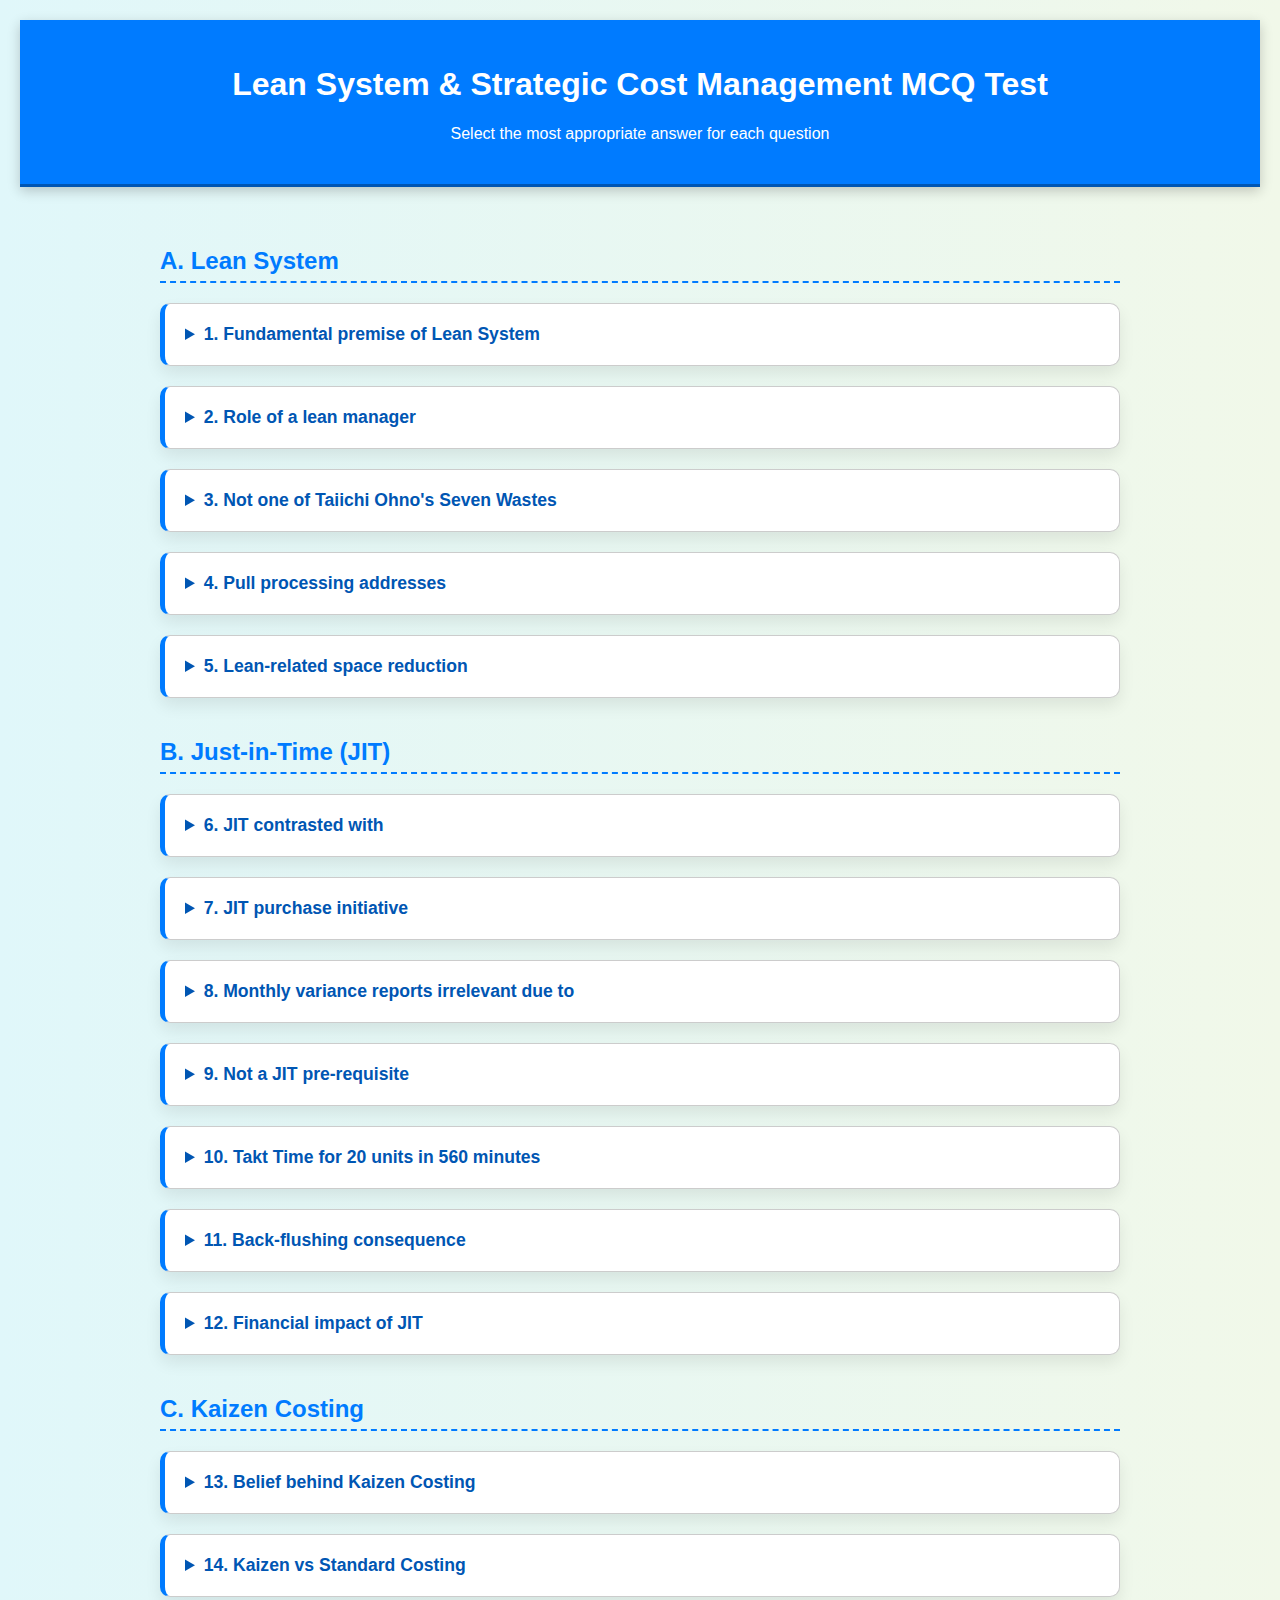
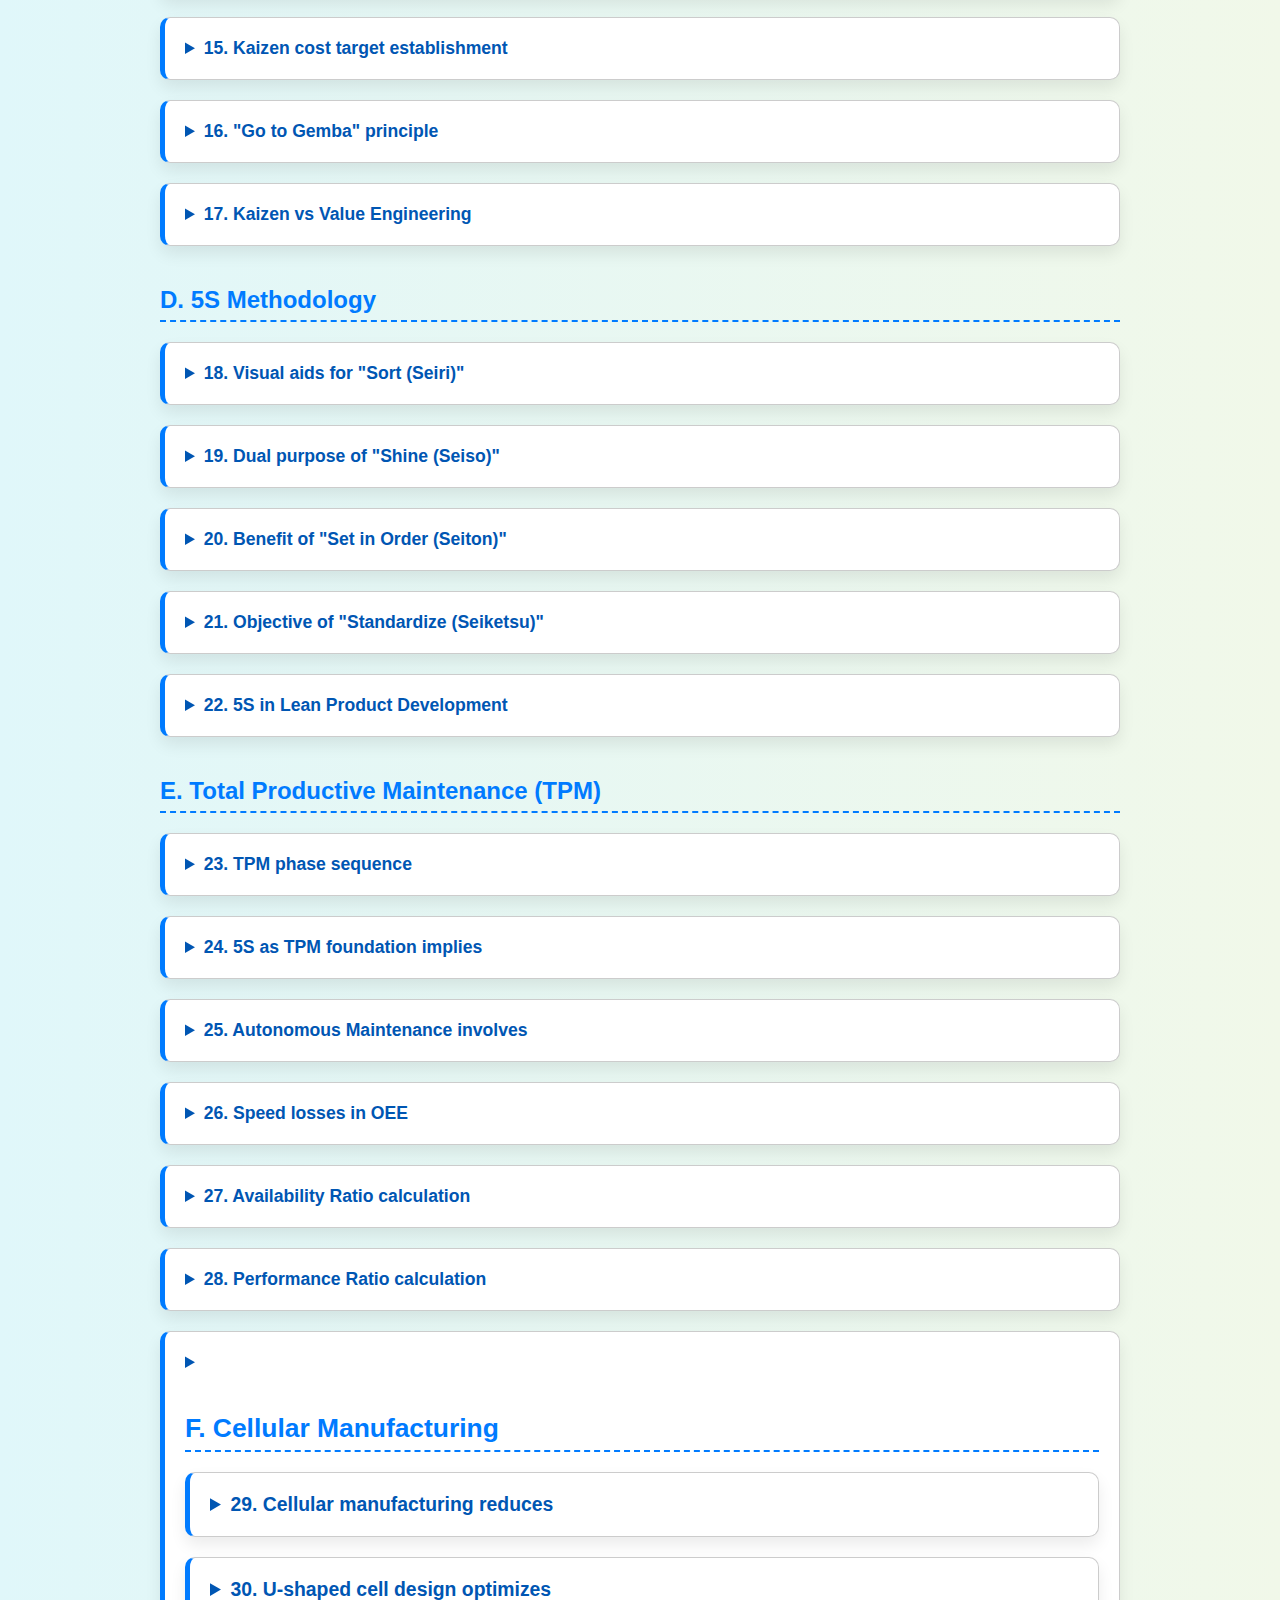
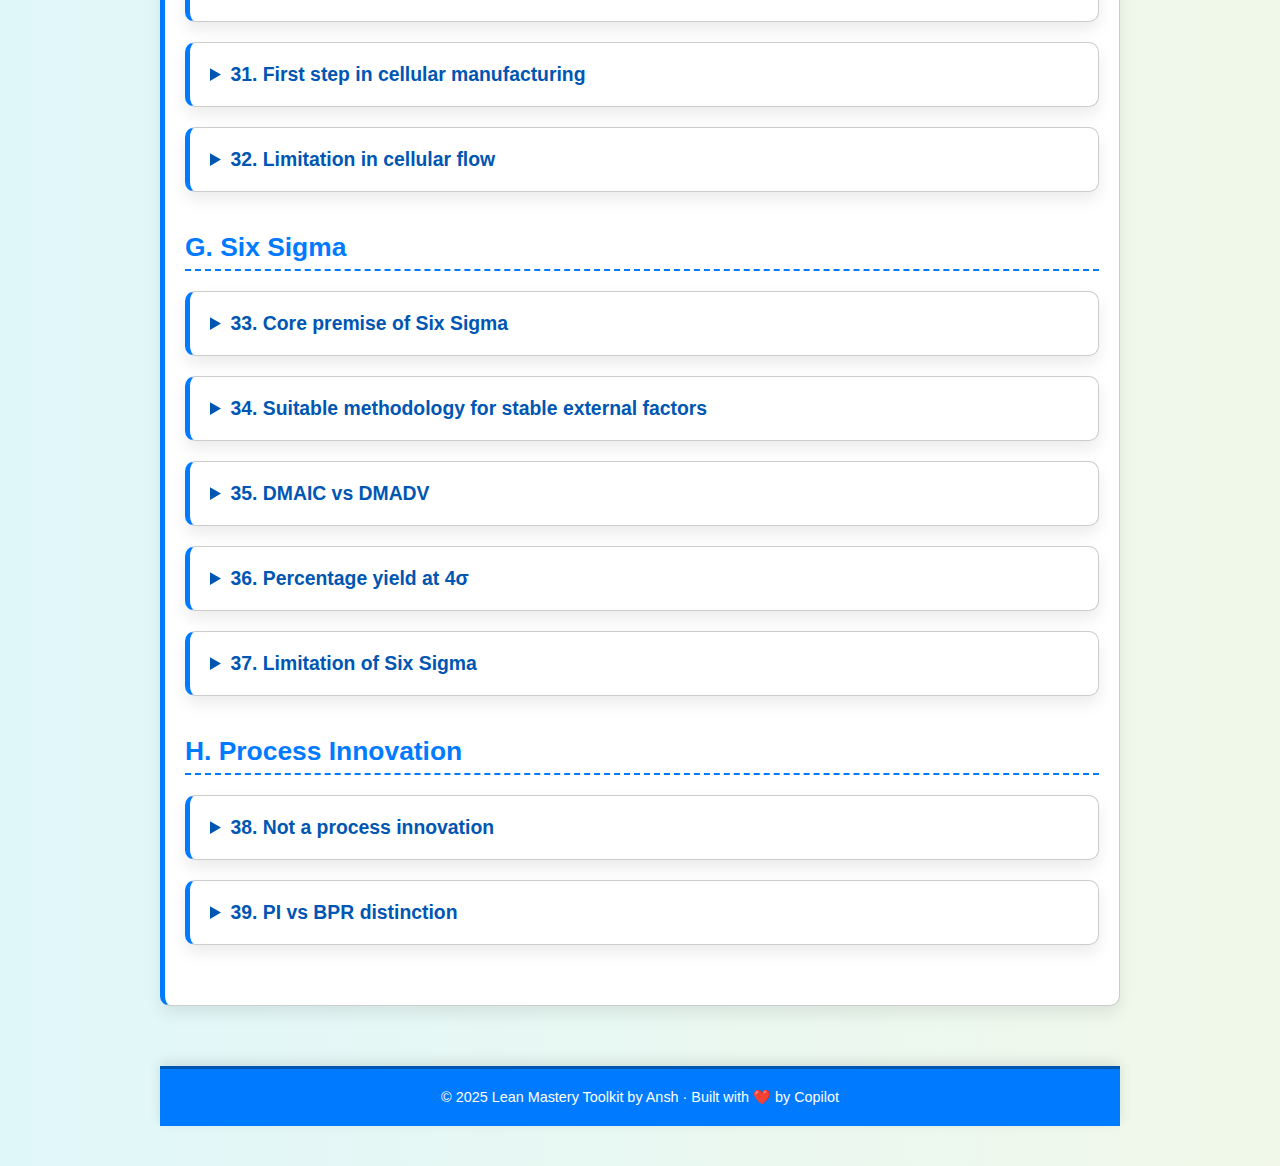
<file: Index.html>
<!-- Due to character limits, this full code is too large to fit in one message.
I'll split it into a sequence of linked messages so you can copy each part in order. Let's begin with Part 1/3 below. -->

<!-- 💻 PART 1/3: Page Setup, Header, Section A: Lean System, Section B: Just-in-Time (JIT) -->

<!DOCTYPE html>
<html lang="en">
<head>
  <meta name="viewport" content="width=device-width, initial-scale=1.0">
  <title>Lean System & Strategic Cost Management MCQ Test</title>
  <style>
  body {
    font-family: 'Segoe UI', sans-serif;
    margin: 0;
    padding: 20px;
    background: linear-gradient(to right, #e0f7fa, #f1f8e9);
    color: #333;
    transition: background 0.5s ease;
  }

  header {
    background-color: #007bff;
    color: white;
    padding: 25px;
    text-align: center;
    box-shadow: 0 4px 12px rgba(0,0,0,0.2);
    border-bottom: 3px solid #0056b3;
  }

  .container {
  max-width: 960px;
  margin: auto;
  padding: 20px;
}
@media screen and (max-width: 600px) {
  body {
    padding: 10px;
  }
  .container {
    padding: 0 10px;
  }
  .section h2 {
    font-size: 1.2em;
  }
  summary {
    font-size: 1em;
  }
  details {
    padding: 12px;
  }
  label {
    font-size: 0.95em;
  }
}


  .section {
    margin: 40px 0;
  }

  .section h2 {
    color: #007bff;
    border-bottom: 2px dashed #007bff;
    padding-bottom: 6px;
    margin-bottom: 20px;
    font-size: 1.5em;
  }

  details {
    margin-top: 20px;
    background-color: #ffffff;
    border: 1px solid #ccc;
    border-left: 5px solid #007bff;
    padding: 20px;
    border-radius: 10px;
    box-shadow: 0 8px 16px rgba(0,0,0,0.08);
    transition: box-shadow 0.3s ease;
  }

  details:hover {
    box-shadow: 0 12px 24px rgba(0,0,0,0.15);
  }

  summary {
    font-weight: 600;
    font-size: 1.1em;
    cursor: pointer;
    color: #0056b3;
    transition: color 0.3s ease;
  }

  summary:hover {
    color: #003f8a;
  }

  label {
    display: block;
    margin: 10px 0;
    padding-left: 15px;
    transition: background 0.2s ease;
  }

  label:hover {
    background-color: #f0f8ff;
  }

  input[type="radio"] {
    margin-right: 8px;
    accent-color: #007bff;
  }

  footer {
    text-align: center;
    margin-top: 60px;
    padding: 20px;
    background: #007bff;
    color: white;
    font-size: 0.9em;
    box-shadow: 0 -4px 12px rgba(0,0,0,0.1);
    border-top: 3px solid #0056b3;
  }

  @media screen and (max-width: 600px) {
    body {
      padding: 10px;
    }

    .container {
      padding: 0 10px;
    }

    .section h2 {
      font-size: 1.2em;
    }

    summary {
      font-size: 1em;
    }
  }
</style>

</head>
<body>
  <header>
    <h1>Lean System & Strategic Cost Management MCQ Test</h1>
    <p>Select the most appropriate answer for each question</p>
  </header>

  <div class="container">

    <div class="section">
      <h2>A. Lean System</h2>

      <details><summary>1. Fundamental premise of Lean System</summary>
        <label><input type="radio" name="q1"> a) Maximize resource utilization even with inventory build-up</label>
        <label><input type="radio" name="q1"> b) Reduce process waste, maximize customer value</label>
        <label><input type="radio" name="q1"> c) Radical one-off changes for efficiency</label>
        <label><input type="radio" name="q1"> d) Centralize decision-making for consistent output</label>
      </details>

      <details><summary>2. Role of a lean manager</summary>
        <label><input type="radio" name="q2"> a) Implement a push system</label>
        <label><input type="radio" name="q2"> b) Increase activity speed regardless of value</label>
        <label><input type="radio" name="q2"> c) Eliminate non-value-added tasks</label>
        <label><input type="radio" name="q2"> d) Focus on labor cost reduction</label>
      </details>

      <details><summary>3. Not one of Taiichi Ohno's Seven Wastes</summary>
        <label><input type="radio" name="q3"> a) Over-processing</label>
        <label><input type="radio" name="q3"> b) Under-utilization of talent</label>
        <label><input type="radio" name="q3"> c) Defects</label>
        <label><input type="radio" name="q3"> d) Waiting</label>
      </details>

      <details><summary>4. Pull processing addresses</summary>
        <label><input type="radio" name="q4"> a) Motion and Transportation</label>
        <label><input type="radio" name="q4"> b) Defects and Waiting</label>
        <label><input type="radio" name="q4"> c) Overproduction and Inventory</label>
        <label><input type="radio" name="q4"> d) Over-processing and Talent</label>
      </details>

      <details><summary>5. Lean-related space reduction</summary>
        <label><input type="radio" name="q5"> a) Outsourcing non-core tasks</label>
        <label><input type="radio" name="q5"> b) Manufacturing cells with fewer motions</label>
        <label><input type="radio" name="q5"> c) Increased activities in value stream</label>
        <label><input type="radio" name="q5"> d) Large automated machines</label>
      </details>
    </div>

    <div class="section">
      <h2>B. Just-in-Time (JIT)</h2>

      <details><summary>6. JIT contrasted with</summary>
        <label><input type="radio" name="q6"> a) Kanban system</label>
        <label><input type="radio" name="q6"> b) Push system</label>
        <label><input type="radio" name="q6"> c) Cellular manufacturing</label>
        <label><input type="radio" name="q6"> d) TQM system</label>
      </details>

      <details><summary>7. JIT purchase initiative</summary>
        <label><input type="radio" name="q7"> a) Broad supplier base</label>
        <label><input type="radio" name="q7"> b) Central warehouse inspection</label>
        <label><input type="radio" name="q7"> c) Electronic Data Interchange system</label>
        <label><input type="radio" name="q7"> d) Price negotiation only</label>
      </details>

      <details><summary>8. Monthly variance reports irrelevant due to</summary>
        <label><input type="radio" name="q8"> a) Monthly supplier payments</label>
        <label><input type="radio" name="q8"> b) Empowered production staff</label>
        <label><input type="radio" name="q8"> c) Back-flushing implementation</label>
        <label><input type="radio" name="q8"> d) Less product variety</label>
      </details>

      <details><summary>9. Not a JIT pre-requisite</summary>
        <label><input type="radio" name="q9"> a) Predictable demand</label>
        <label><input type="radio" name="q9"> b) TQM</label>
        <label><input type="radio" name="q9"> c) Broad supplier base</label>
        <label><input type="radio" name="q9"> d) Efficient info systems</label>
      </details>

      <details><summary>10. Takt Time for 20 units in 560 minutes</summary>
        <label><input type="radio" name="q10"> a) 30 minutes/unit</label>
        <label><input type="radio" name="q10"> b) 28 minutes/unit</label>
        <label><input type="radio" name="q10"> c) 32 minutes/unit</label>
        <label><input type="radio" name="q10"> d) 26 minutes/unit</label>
      </details>

      <details><summary>11. Back-flushing consequence</summary>
        <label><input type="radio" name="q11"> a) Better lot tracing</label>
        <label><input type="radio" name="q11"> b) Less reliance on trained staff</label>
        <label><input type="radio" name="q11"> c) Inventory inaccuracies from scrap</label>
        <label><input type="radio" name="q11"> d) Detailed daily invoices</label>
      </details>

      <details><summary>12. Financial impact of JIT</summary>
        <label><input type="radio" name="q12"> a) Always net financial loss</label>
        <label><input type="radio" name="q12"> b) Overtime beneficial if sales contribution exceeds cost</label>
        <label><input type="radio" name="q12"> c) Warehouse rental is sole determinant</label>
        <label><input type="radio" name="q12"> d) ROI unaffected by JIT</label>
      </details>
    </div>
    <div class="section">
      <h2>C. Kaizen Costing</h2>

      <details><summary>13. Belief behind Kaizen Costing</summary>
        <label><input type="radio" name="q13"> a) Maintain cost standards rigorously</label>
        <label><input type="radio" name="q13"> b) Radical process re-engineering</label>
        <label><input type="radio" name="q13"> c) Continuous small improvements</label>
        <label><input type="radio" name="q13"> d) Compare actuals to fixed budgets</label>
      </details>

      <details><summary>14. Kaizen vs Standard Costing</summary>
        <label><input type="radio" name="q14"> a) Kaizen = control, Standard = reduction</label>
        <label><input type="radio" name="q14"> b) Kaizen = current conditions, Standard = improvement</label>
        <label><input type="radio" name="q14"> c) Kaizen = short-term target, Standard = long-term standards</label>
        <label><input type="radio" name="q14"> d) Kaizen = variance analysis, Standard = gap analysis</label>
      </details>

      <details><summary>15. Kaizen cost target establishment</summary>
        <label><input type="radio" name="q15"> a) Top-down from finance</label>
        <label><input type="radio" name="q15"> b) Bottom-up from workforce</label>
        <label><input type="radio" name="q15"> c) Benchmarking industry best</label>
        <label><input type="radio" name="q15"> d) Zero variance from prior period</label>
      </details>

      <details><summary>16. "Go to Gemba" principle</summary>
        <label><input type="radio" name="q16"> a) Centralize decisions</label>
        <label><input type="radio" name="q16"> b) Use statistical data only</label>
        <label><input type="radio" name="q16"> c) Visit actual place of value creation</label>
        <label><input type="radio" name="q16"> d) Let employees set targets</label>
      </details>

      <details><summary>17. Kaizen vs Value Engineering</summary>
        <label><input type="radio" name="q17"> a) Replace VE with new method</label>
        <label><input type="radio" name="q17"> b) Focus on radical changes</label>
        <label><input type="radio" name="q17"> c) Repeat VE steps for incremental savings</label>
        <label><input type="radio" name="q17"> d) Prioritize short-term profits</label>
      </details>
    </div>

    <div class="section">
      <h2>D. 5S Methodology</h2>

      <details><summary>18. Visual aids for "Sort (Seiri)"</summary>
        <label><input type="radio" name="q18"> a) Kanban cards</label>
        <label><input type="radio" name="q18"> b) Red and yellow tags</label>
        <label><input type="radio" name="q18"> c) OEE charts</label>
        <label><input type="radio" name="q18"> d) DMAIC charters</label>
      </details>

      <details><summary>19. Dual purpose of "Shine (Seiso)"</summary>
        <label><input type="radio" name="q19"> a) New product opportunities</label>
        <label><input type="radio" name="q19"> b) Inspection of machines/tools</label>
        <label><input type="radio" name="q19"> c) Standardize procedures</label>
        <label><input type="radio" name="q19"> d) Autonomous maintenance</label>
      </details>

      <details><summary>20. Benefit of "Set in Order (Seiton)"</summary>
        <label><input type="radio" name="q20"> a) Reduce unnecessary items</label>
        <label><input type="radio" name="q20"> b) Prevent defects</label>
        <label><input type="radio" name="q20"> c) Save search time, reduce motion waste</label>
        <label><input type="radio" name="q20"> d) Cross-train employees</label>
      </details>

      <details><summary>21. Objective of "Standardize (Seiketsu)"</summary>
        <label><input type="radio" name="q21"> a) Daily monitoring and audits</label>
        <label><input type="radio" name="q21"> b) Make 5S habitual via SOPs</label>
        <label><input type="radio" name="q21"> c) Eliminate non-value-added activities</label>
        <label><input type="radio" name="q21"> d) Improve standards incrementally</label>
      </details>

      <details><summary>22. 5S in Lean Product Development</summary>
        <label><input type="radio" name="q22"> a) Only symbolic outside manufacturing</label>
        <label><input type="radio" name="q22"> b) Cluttered surfaces hinder info extraction</label>
        <label><input type="radio" name="q22"> c) Reduce physical inventory</label>
        <label><input type="radio" name="q22"> d) Only relevant for tangible items</label>
      </details>
    </div>

    <div class="section">
      <h2>E. Total Productive Maintenance (TPM)</h2>

      <details><summary>23. TPM phase sequence</summary>
        <label><input type="radio" name="q23"> a) Introduction, Preparation, Implementation, Institutionalising</label>
        <label><input type="radio" name="q23"> b) Preparation, Introduction, Implementation, Institutionalising</label>
        <label><input type="radio" name="q23"> c) Implementation, Preparation, Introduction, Institutionalising</label>
        <label><input type="radio" name="q23"> d) Preparation, Implementation, Introduction, Institutionalising</label>
      </details>

      <details><summary>24. 5S as TPM foundation implies</summary>
        <label><input type="radio" name="q24"> a) TPM works in disorganized workplaces</label>
        <label><input type="radio" name="q24"> b) Cleanliness is prerequisite for TPM</label>
        <label><input type="radio" name="q24"> c) 5S is separate from TPM</label>
        <label><input type="radio" name="q24"> d) TPM is a subset of 5S</label>
      </details>

      <details><summary>25. Autonomous Maintenance involves</summary>
        <label><input type="radio" name="q25"> a) Centralized maintenance teams</label>
        <label><input type="radio" name="q25"> b) Operators doing routine checks</label>
        <label><input type="radio" name="q25"> c) Outsourcing maintenance</label>
        <label><input type="radio" name="q25"> d) Predictive maintenance only</label>
      </details>

      <details><summary>26. Speed losses in OEE</summary>
        <label><input type="radio" name="q26"> a) Equipment failure and setup</label>
        <label><input type="radio" name="q26"> b) Reduced yield and rework</label>
        <label><input type="radio" name="q26"> c) Idling and reduced speed</label>
        <label><input type="radio" name="q26"> d) Overproduction and inventory</label>
      </details>

      <details><summary>27. Availability Ratio calculation</summary>
        <label><input type="radio" name="q27"> a) 95%</label>
        <label><input type="radio" name="q27"> b) 90%</label>
        <label><input type="radio" name="q27"> c) 92.5%</label>
        <label><input type="radio" name="q27"> d) 88%</label>
      </details>

      <details><summary>28. Performance Ratio calculation</summary>
        <label><input type="radio" name="q28"> a) 90%</label>
        <label><input type="radio" name="q28"> b) 92.5%</label>
        <label><input type="radio" name="q28"> c) 93.75%</label>
        <label><input type="radio" name="q28"> d) 96.25%</label>
      </details>

      <details><summary>
    <div class="section">
      <h2>F. Cellular Manufacturing</h2>

      <details><summary>29. Cellular manufacturing reduces</summary>
        <label><input type="radio" name="q29"> a) Market share and customer base</label>
        <label><input type="radio" name="q29"> b) Inter-cell handling and transportation</label>
        <label><input type="radio" name="q29"> c) Employee morale</label>
        <label><input type="radio" name="q29"> d) Product variety</label>
      </details>

      <details><summary>30. U-shaped cell design optimizes</summary>
        <label><input type="radio" name="q30"> a) Number of machines</label>
        <label><input type="radio" name="q30"> b) Supervisor oversight</label>
        <label><input type="radio" name="q30"> c) Flexibility for demand changes</label>
        <label><input type="radio" name="q30"> d) Elimination of WIP inventory</label>
      </details>

      <details><summary>31. First step in cellular manufacturing</summary>
        <label><input type="radio" name="q31"> a) Group machines into U-shapes</label>
        <label><input type="radio" name="q31"> b) Train operators</label>
        <label><input type="radio" name="q31"> c) Group parts into families</label>
        <label><input type="radio" name="q31"> d) Cost-benefit analysis</label>
      </details>

      <details><summary>32. Limitation in cellular flow</summary>
        <label><input type="radio" name="q32"> a) Increased morale</label>
        <label><input type="radio" name="q32"> b) Simplified costing</label>
        <label><input type="radio" name="q32"> c) Bottleneck machines</label>
        <label><input type="radio" name="q32"> d) Reduced flow time</label>
      </details>
    </div>

    <div class="section">
      <h2>G. Six Sigma</h2>

      <details><summary>33. Core premise of Six Sigma</summary>
        <label><input type="radio" name="q33"> a) Increase market share</label>
        <label><input type="radio" name="q33"> b) Eliminate defects, aim for zero</label>
        <label><input type="radio" name="q33"> c) Reduce need for statistics</label>
        <label><input type="radio" name="q33"> d) Focus on cost reduction</label>
      </details>

      <details><summary>34. Suitable methodology for stable external factors</summary>
        <label><input type="radio" name="q34"> a) DMADV</label>
        <label><input type="radio" name="q34"> b) DFSS</label>
        <label><input type="radio" name="q34"> c) DMAIC</label>
        <label><input type="radio" name="q34"> d) Lean Six Sigma</label>
      </details>

      <details><summary>35. DMAIC vs DMADV</summary>
        <label><input type="radio" name="q35"> a) DMAIC = new products, DMADV = improvements</label>
        <label><input type="radio" name="q35"> b) DMAIC = proactive, DMADV = reactive</label>
        <label><input type="radio" name="q35"> c) DMAIC = capability, DMADV = capacity</label>
        <label><input type="radio" name="q35"> d) DMADV = quick benefits, DMAIC = long-term</label>
      </details>

      <details><summary>36. Percentage yield at 4σ</summary>
        <label><input type="radio" name="q36"> a) 69%</label>
        <label><input type="radio" name="q36"> b) 93.3%</label>
        <label><input type="radio" name="q36"> c) 99.38%</label>
        <label><input type="radio" name="q36"> d) 99.977%</label>
      </details>

      <details><summary>37. Limitation of Six Sigma</summary>
        <label><input type="radio" name="q37"> a) Works well with intangible results</label>
        <label><input type="radio" name="q37"> b) Minimal infrastructure needed</label>
        <label><input type="radio" name="q37"> c) Focuses only on quality</label>
        <label><input type="radio" name="q37"> d) Guarantees 100% perfection</label>
      </details>
    </div>

    <div class="section">
      <h2>H. Process Innovation</h2>

      <details><summary>38. Not a process innovation</summary>
        <label><input type="radio" name="q38"> a) SCM software changes</label>
        <label><input type="radio" name="q38"> b) New manufacturing technique</label>
        <label><input type="radio" name="q38"> c) Changes due to factor prices</label>
        <label><input type="radio" name="q38"> d) Internal support tool innovations</label>
      </details>

      <details><summary>39. PI vs BPR distinction</summary>
        <label><input type="radio" name="q39"> a) PI = streamline existing processes</label>
        <label><input type="radio" name="q39"> b) PI = less radical than BPR</label>
        <label><input type="radio" name="q39"> c) PI = new processes, structural change</label>
        <label><input type="radio" name="q39"> d) PI = always prioritizes efficiency</label>
      </details>
    </div>

  </div>

  <footer>
    &copy; 2025 Lean Mastery Toolkit by Ansh · Built with ❤️ by Copilot
  </footer>
</body>
</html>
</file>
